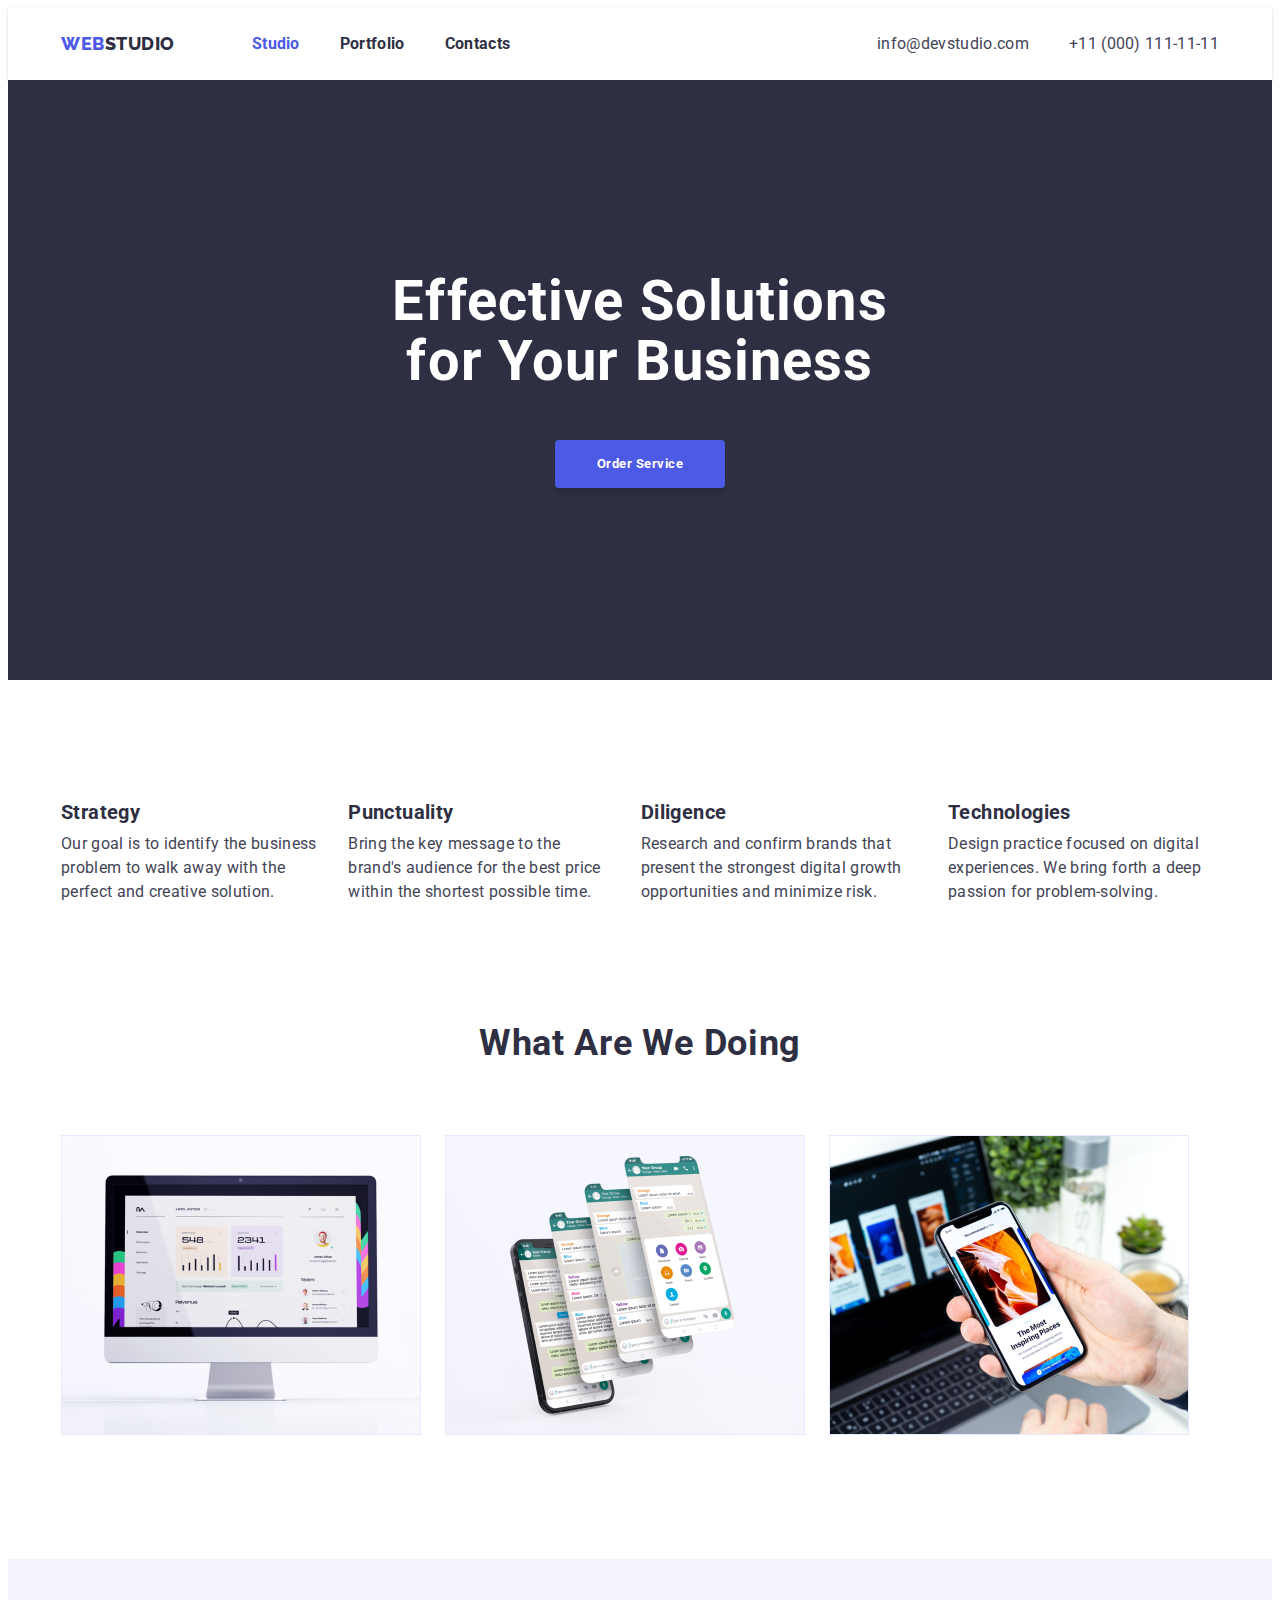
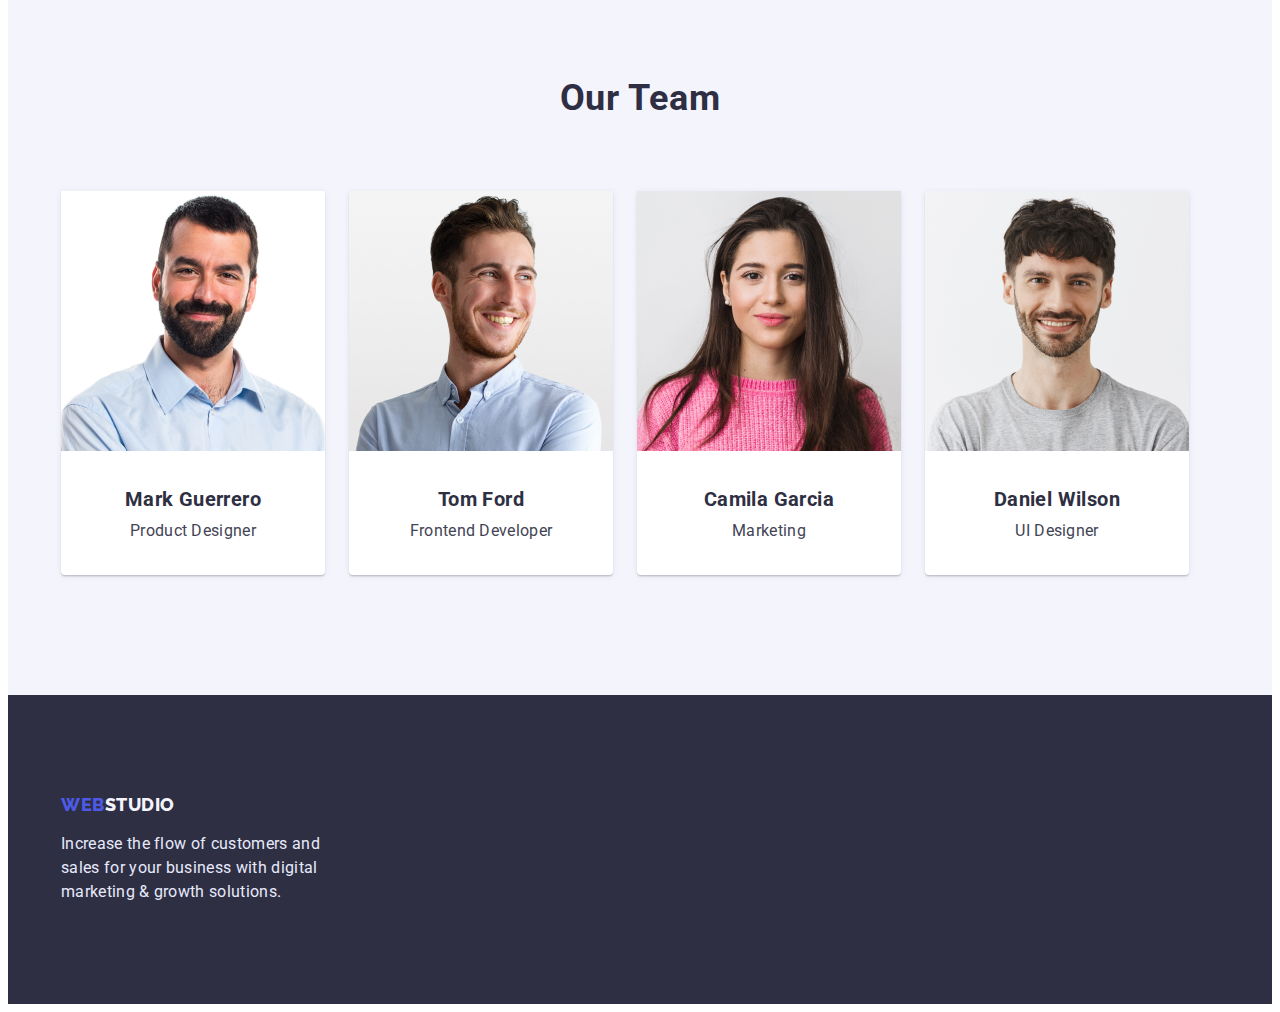
<file: index.html>
<!DOCTYPE html>
<html lang="en">
  <head>
    <meta charset="UTF-8" />
    <meta http-equiv="X-UA-Compatible" content="IE=edge" />
    <meta name="viewport" content="width=device-width, initial-scale=1.0" />
    <title>WebStudio</title>
    <link
      rel="stylesheet"
      href="https://cdnjs.cloudflare.com/ajax/libs/modern-normalize/1.1.0/modern-normalize.min.css"
      integrity="sha512-wpPYUAdjBVSE4KJnH1VR1HeZfpl1ub8YT/NKx4PuQ5NmX2tKuGu6U/JRp5y+Y8XG2tV+wKQpNHVUX03MfMFn9Q=="
      crossorigin="anonymous"
      referrerpolicy="no-referrer"
    />
    <link href="https://fonts.googleapis.com/css2?family=Raleway:wght@800&family=Roboto:wght@400;500;700;900&display=swap" rel="stylesheet" />
    <link rel="stylesheet" href="./css/styles.css" />
  </head>
  <body>
    <header class="header">
      <div class="container">
        <div class="header-flex">
          <nav class="header-nav">
            <a class="header-logo logo link" href="./index.html"><span class="logo-start">WEB</span><span class="logo-end">STUDIO</span></a>
            <ul class="header-menu list">
              <li class="menu-item">
                <a class="nav-link link" href="./index.html"><span class="active-page">Studio</span></a>
              </li>
              <li class="menu-item">
                <a class="nav-link link" href="./portfolio.html">Portfolio</a>
              </li>
              <li class="menu-item"><a class="nav-link link" href="#">Contacts</a></li>
            </ul>
          </nav>
          <ul class="header-contacts list">
            <li class="contacts-item">
              <a class="contacts-link link" href="mailto:info@devstudio.com">info@devstudio.com</a>
            </li>
            <li class="contacts-item">
              <a class="contacts-link link" href="tel:+110001111111">+11 (000) 111-11-11</a>
            </li>
          </ul>
        </div>
      </div>
    </header>
    <main>
      <div class="hero">
        <div class="container">
          <h1 class="hero-title">Effective Solutions for Your Business</h1>
          <button class="hero-btn btn" type="button">Order Service</button>
        </div>
      </div>
      <section class="benefits section">
        <div class="container">
          <h2 class="visually-hidden">Benefits</h2>
          <ul class="benefits-list list">
            <li class="benefits-item">
              <h3 class="benefits-subtitle subtitle">Strategy</h3>
              <p class="benefits-text text">Our goal is to identify the business problem to walk away with the perfect and creative solution.</p>
            </li>
            <li class="benefits-item">
              <h3 class="benefits-subtitle subtitle">Punctuality</h3>
              <p class="benefits-text text">Bring the key message to the brand's audience for the best price within the shortest possible time.</p>
            </li>
            <li class="benefits-item">
              <h3 class="benefits-subtitle subtitle">Diligence</h3>
              <p class="benefits-text text">Research and confirm brands that present the strongest digital growth opportunities and minimize risk.</p>
            </li>
            <li class="benefits-item">
              <h3 class="benefits-subtitle subtitle">Technologies</h3>
              <p class="benefits-text text">Design practice focused on digital experiences. We bring forth a deep passion for problem-solving.</p>
            </li>
          </ul>
        </div>
      </section>
      <section class="services">
        <div class="container">
          <h2 class="services-title title">What are we doing</h2>
          <ul class="services-list list">
            <li class="services-item list">
              <img src="./images/we-doing1.jpg" alt="desktop" width="360" height="300" />
            </li>
            <li class="services-item list">
              <img src="./images/we-doing2.jpg" alt="mobile phone display layers" width="360" height="300" />
            </li>
            <li class="services-item list">
              <img src="./images/we-doing3.jpg" alt="mobile phone in hand" width="360" height="300" />
            </li>
          </ul>
        </div>
      </section>
      <section class="team section">
        <div class="container">
          <h2 class="team-title title">Our Team</h2>
          <ul class="team-list list">
            <li class="team-item">
              <img class="list-img" src="./images/team-photo/person1.jpg" alt="Mark Guerrero" width="264" height="260" />
              <h3 class="team-subtitle subtitle">Mark Guerrero</h3>
              <p class="text">Product Designer</p>
            </li>
            <li class="team-item">
              <img class="list-img" src="./images/team-photo/person2.jpg" alt="Tom Ford" width="264" height="260" />
              <h3 class="team-subtitle subtitle">Tom Ford</h3>
              <p class="text">Frontend Developer</p>
            </li>
            <li class="team-item">
              <img class="list-img" src="./images/team-photo/person3.jpg" alt="Camila Garcia" width="264" height="260" />
              <h3 class="team-subtitle subtitle">Camila Garcia</h3>
              <p class="text">Marketing</p>
            </li>
            <li class="team-item">
              <img class="list-img" src="./images/team-photo/person4.jpg" alt="Daniel Wilson" width="264" height="260" />
              <h3 class="team-subtitle subtitle">Daniel Wilson</h3>
              <p class="text">UI Designer</p>
            </li>
          </ul>
        </div>
      </section>
    </main>
    <footer class="footer">
      <div class="container">
        <a class="footer-logo logo link" href="./index.html"><span class="logo-start">WEB</span><span class="logo-end">STUDIO</span></a>
        <p class="footer-text text">Increase the flow of customers and sales for your business with digital marketing & growth solutions.</p>
      </div>
    </footer>
  </body>
</html>
</file>
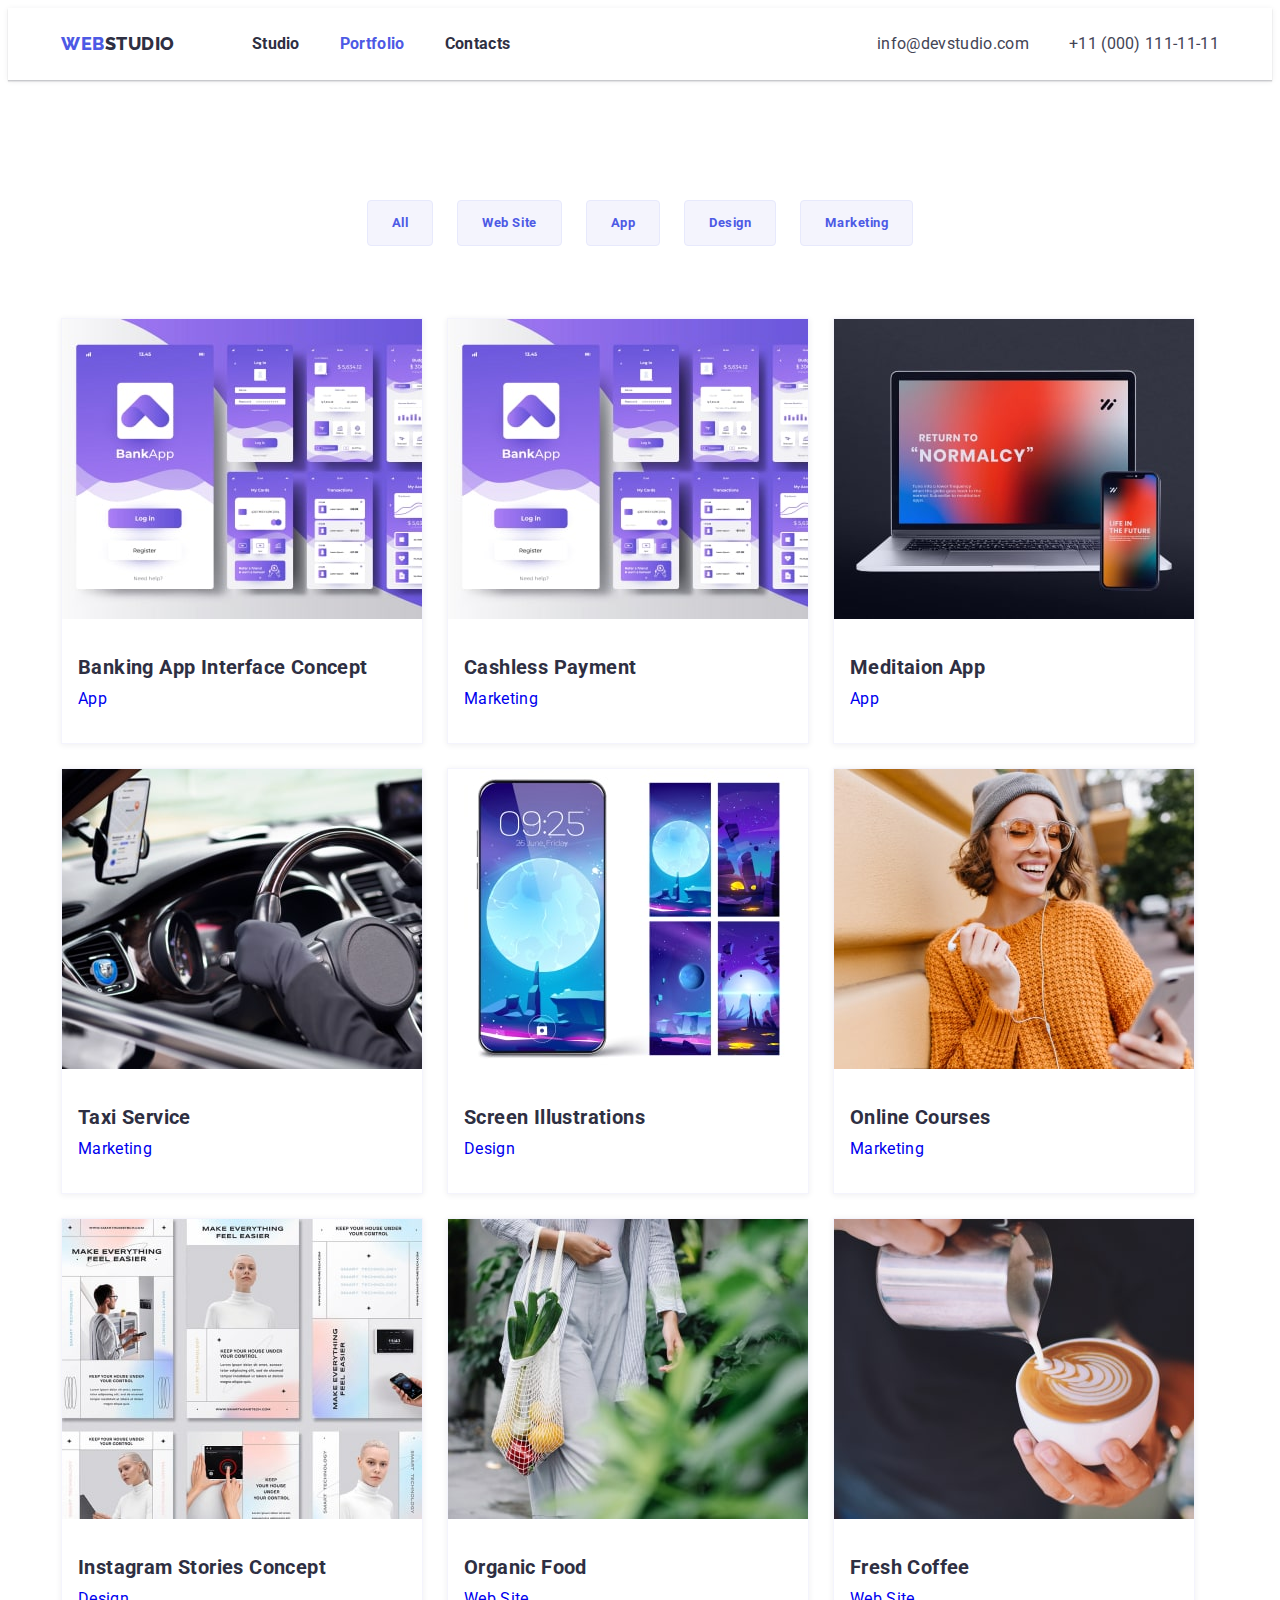
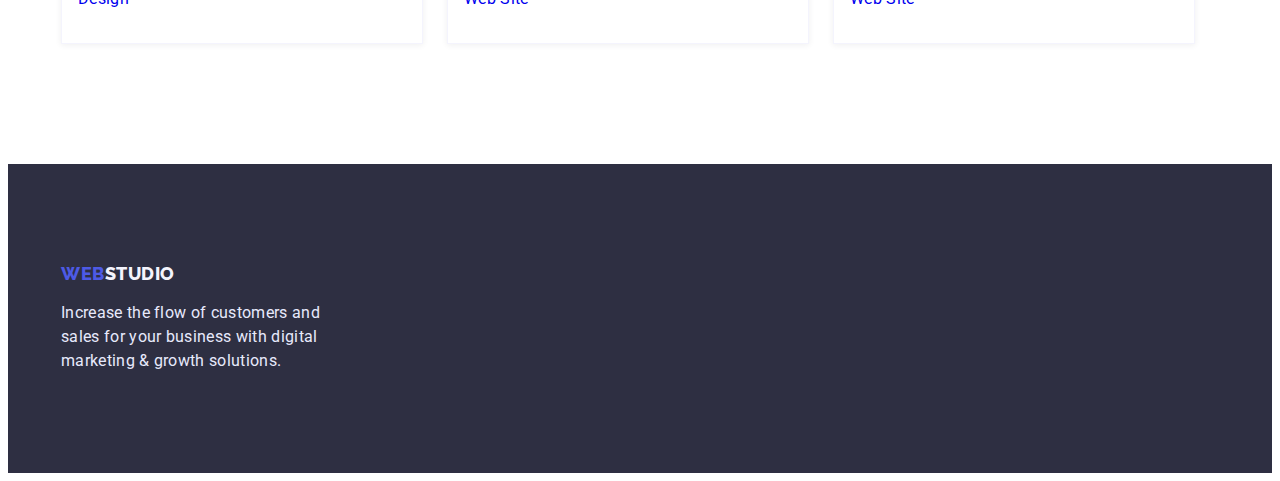
<file: portfolio.html>
<!DOCTYPE html>
<html lang="en">
  <head>
    <meta charset="UTF-8" />
    <meta http-equiv="X-UA-Compatible" content="IE=edge" />
    <meta name="viewport" content="width=device-width, initial-scale=1.0" />
    <title>WebStudio</title>
    <link
      rel="stylesheet"
      href="https://cdnjs.cloudflare.com/ajax/libs/modern-normalize/1.1.0/modern-normalize.min.css"
      integrity="sha512-wpPYUAdjBVSE4KJnH1VR1HeZfpl1ub8YT/NKx4PuQ5NmX2tKuGu6U/JRp5y+Y8XG2tV+wKQpNHVUX03MfMFn9Q=="
      crossorigin="anonymous"
      referrerpolicy="no-referrer"
    />
    <link href="https://fonts.googleapis.com/css2?family=Raleway:wght@800&family=Roboto:wght@400;500;700;900&display=swap" rel="stylesheet" />
    <link rel="stylesheet" href="./css/styles.css" />
  </head>
  <body>
    <header class="header">
      <div class="container">
        <div class="header-flex">
          <nav class="header-nav">
            <a class="header-logo logo link" href="./index.html"><span class="logo-start">WEB</span><span class="logo-end">STUDIO</span></a>
            <ul class="header-menu list">
              <li class="menu-item">
                <a class="nav-link link" href="./index.html">Studio</a>
              </li>
              <li class="menu-item">
                <a class="nav-link link" href="./portfolio.html"><span class="active-page">Portfolio</span></a>
              </li>
              <li class="menu-item"><a class="nav-link link" href="#">Contacts</a></li>
            </ul>
          </nav>
          <ul class="header-contacts list">
            <li class="contacts-item">
              <a class="contacts-link link" href="mailto:info@devstudio.com">info@devstudio.com</a>
            </li>
            <li class="contacts-item">
              <a class="contacts-link link" href="tel:+110001111111">+11 (000) 111-11-11</a>
            </li>
          </ul>
        </div>
      </div>
    </header>
    <main>
      <h1 class="visually-hidden">Portfolio</h1>
      <section class="section">
        <div class="container">
          <ul class="portfolio-filter list">
            <li><button type="button" class="filter-btn btn">All</button></li>
            <li><button type="button" class="filter-btn btn">Web Site</button></li>
            <li><button type="button" class="filter-btn btn">App</button></li>
            <li><button type="button" class="filter-btn btn">Design</button></li>
            <li><button type="button" class="filter-btn btn">Marketing</button></li>
          </ul>
          <h2 class="visually-hidden">Our Works</h2>
          <ul class="works list">
            <li class="works-item">
              <a class="link" href="#">
                <img class="list-img" src="./images/portfolio/image-1.jpg" alt="Banking App Interface Concept" width="360" height="300" />
                <div class="item-info">
                  <h3 class="subtitle">Banking App Interface Concept</h3>
                  <p class="text">App</p>
                </div>
              </a>
            </li>
            <li class="works-item">
              <a class="link" href="#">
                <img class="list-img" src="./images/portfolio/image-1.jpg" alt="Banking App Interface Concept" width="360" height="300" />
                <div class="item-info">
                  <h3 class="subtitle">Cashless Payment</h3>
                  <p class="text">Marketing</p>
                </div>
              </a>
            </li>
            <li class="works-item">
              <a class="link" href="#">
                <img
                  class="list-img"
                  src="./images/portfolio/image-3.jpg"
                  alt="Meditaion App for desktop and mobile phone"
                  width="360"
                  height="300"
                />
                <div class="item-info">
                  <h3 class="subtitle">Meditaion App</h3>
                  <p class="text">App</p>
                </div>
              </a>
            </li>
            <li class="works-item">
              <a class="link" href="#">
                <img class="list-img" src="./images/portfolio/image-4.jpg" alt="Driver in car" width="360" height="300" />
                <div class="item-info">
                  <h3 class="subtitle">Taxi Service</h3>
                  <p class="text">Marketing</p>
                </div>
              </a>
            </li>
            <li class="works-item">
              <a class="link" href="#">
                <img class="list-img" src="./images/portfolio/image-5.jpg" alt=" Mobile phone Screen Illustrations" width="360" height="300" />
                <div class="item-info">
                  <h3 class="subtitle">Screen Illustrations</h3>
                  <p class="text">Design</p>
                </div>
              </a>
            </li>
            <li class="works-item">
              <a class="link" href="#">
                <img class="list-img" src="./images/portfolio/image-6.jpg" alt="Happy girl with mobile phone" width="360" height="300" />
                <div class="item-info">
                  <h3 class="subtitle">Online Courses</h3>
                  <p class="text">Marketing</p>
                </div>
              </a>
            </li>
            <li class="works-item">
              <a class="link" href="#">
                <img class="list-img" src="./images/portfolio/image-7.jpg" alt="Instagram Stories Concept" width="360" height="300" />
                <div class="item-info">
                  <h3 class="subtitle">Instagram Stories Concept</h3>
                  <p class="text">Design</p>
                </div>
              </a>
            </li>
            <li class="works-item">
              <a class="link" href="#">
                <img class="list-img" src="./images/portfolio/image-8.jpg" alt="Woman with vegetables in a bag" width="360" height="300" />
                <div class="item-info">
                  <h3 class="subtitle">Organic Food</h3>
                  <p class="text">Web Site</p>
                </div>
              </a>
            </li>
            <li class="works-item">
              <a class="link" href="#">
                <img class="list-img" src="./images/portfolio/image-9.jpg" alt="The man makes coffee" width="360" height="300" />
                <div class="item-info">
                  <h3 class="subtitle">Fresh Coffee</h3>
                  <p class="text">Web Site</p>
                </div>
              </a>
            </li>
          </ul>
        </div>
      </section>
    </main>
    <footer class="footer">
      <div class="container">
        <a class="footer-logo logo link" href="./index.html"><span class="logo-start">WEB</span><span class="logo-end">STUDIO</span></a>
        <p class="footer-text text">Increase the flow of customers and sales for your business with digital marketing & growth solutions.</p>
      </div>
    </footer>
  </body>
</html>
</file>
<file: css/styles.css>
:root {
  /*_________COLOR SCHEME________*/

  /* iris-color*/
  --primary-brand-color: #4d5ae5;
  /* navy-blue-color */
  --dark-color: #2e2f42;
  /* green-color */
  --success-color: #31d0aa;
  /* slate-color */
  --text-color: #434455;
  /* light-text-color */
  --subtle-text-color: #8e8f99;
  /*cornflower-color*/
  --accent-color: #e7e9fc;
  /* cloud-color */
  --light-color: #f4f4fd;
  /* clean */
  --clean-color: #ffffff;
}

body {
  font-family: 'Roboto', 'Helvetica Neue', 'Verdana', 'Tahoma', sans-serif;
  font-size: 16px;
  color: var(--text-color);
  background-color: var(--clean-color);
}

/*_________NULL STYLE________*/
h1,
h2,
h3 {
  margin-top: 0;
  margin-bottom: 0;
}
.list {
  list-style: none;

  padding-left: 0;
  margin-top: 0;
  margin-bottom: 0;
}

.link {
  text-decoration: none;
}
.link:active,
.link:visited {
  color: var(--text-color);
}

.visually-hidden {
  position: absolute;
  width: 1px;
  height: 1px;
  margin: -1px;
  border: 0;
  padding: 0;
  white-space: nowrap;
  clip-path: inset(100%);
  clip: rect(0 0 0 0);
  overflow: hidden;
}

/*________DEFAULT STYLE________*/
.btn {
  font-family: 'Roboto';
  cursor: pointer;
  font-weight: 700;
  line-height: 1.5;
  letter-spacing: 0.04em;
}

.container {
  width: 1158px;
  padding-left: 12px;
  padding-right: 12px;
  margin: 0 auto;
}

.title {
  font-weight: 700;
  font-size: 36px;
  line-height: 1.11;
  letter-spacing: 0.02em;
  text-align: center;
  text-transform: capitalize;
  color: var(--dark-color);

  margin-bottom: 72px;
}

.subtitle {
  font-weight: 700;
  font-size: 20px;
  line-height: 1.2;
  letter-spacing: 0.02em;
  color: var(--dark-color);

  margin-bottom: 8px;
}

.text {
  line-height: 1.5;
  letter-spacing: 0.02em;

  margin-top: 0;
  margin-bottom: 0;
}

.active-page {
  color: var(--primary-brand-color);
}

/* .list-img {
  margin-bottom: 32px;
} */

.section {
  padding-top: 120px;
  padding-bottom: 120px;
}

/*_______HEADER________*/
.header {
  background-color: var(--clean-color);
  box-shadow: 0px 2px 1px rgba(46, 47, 66, 0.08), 0px 1px 1px rgba(46, 47, 66, 0.16), 0px 1px 6px rgba(46, 47, 66, 0.08);

  padding: 24px 0;
}

.header-menu {
  display: flex;
  margin-left: 77px;
}

.header-nav {
  display: flex;
}

.header-flex {
  display: flex;
  align-items: center;
}

.header-menu .menu-item:not(:last-child) {
  margin-right: 40px;
}

.header-contacts {
  display: flex;
  margin-left: auto;
}

.header-contacts .contacts-item:not(:last-child) {
  margin-right: 40px;
}

.logo {
  font-family: 'Raleway', sans-serif;
  font-weight: 800;
  font-size: 18px;
  line-height: 1.33;
  letter-spacing: 0.03em;
}

.logo-start {
  color: var(--primary-brand-color);
}

.header-logo .logo-end {
  color: var(--dark-color);
}

.nav-link {
  font-weight: 700;
  color: var(--dark-color);
  line-height: 1.5;
  letter-spacing: 0.02em;
}

.nav-link:hover,
.nav-link:focus {
  color: var(--primary-brand-color);
}

.header-contacts {
  margin-bottom: 0;
  margin-top: 0;
}

.contacts-link {
  color: var(--text-color);
  line-height: 1.5;
  letter-spacing: 0.02em;
}

.contacts-link:hover,
.contacts-link:focus {
  color: var(--primary-brand-color);
}

/*________index.html MAIN________*/

/*_____HERO____ */

.hero {
  background-color: var(--dark-color);
  padding: 192px 0;

  text-align: center;
}

.hero-title {
  font-family: 'Roboto';
  font-style: normal;
  font-weight: 700;
  font-size: 56px;
  line-height: 1.07;
  letter-spacing: 0.02em;
  text-align: center;
  color: var(--clean-color);
  width: 496px;
  margin-bottom: 48px;
  margin-left: auto;
  margin-right: auto;
}

.hero-btn {
  line-height: 1.18;
  color: var(--clean-color);

  border: none;
  background: var(--primary-brand-color);
  box-shadow: 0px 4px 4px rgba(0, 0, 0, 0.15);
  border-radius: 4px;

  min-width: 170px;
  padding: 16px 32px;
}

/*____BENEFITS SECTION____*/

.benefits-list {
  display: flex;
}

.benefits-item:not(:last-child) {
  margin-right: 24px;
}

/*____SERVISES SECTION____*/
.services {
  padding-bottom: 120px;
}

.services-list {
  display: flex;
}

.services-item:not(:last-child) {
  margin-right: 24px;
}

/*____TEAM SECTION____*/
.team {
  background-color: var(--light-color);
}

.team-list {
  display: flex;
}

.team-item .team-subtitle {
  padding-top: 32px;
}

.team-item {
  text-align: center;

  background: var(--clean-color);
  box-shadow: 0px 1px 6px rgba(46, 47, 66, 0.08), 0px 1px 1px rgba(46, 47, 66, 0.16), 0px 2px 1px rgba(46, 47, 66, 0.08);
  border-radius: 0px 0px 4px 4px;

  padding-bottom: 32px;
}

.team-item:not(:last-child) {
  margin-right: 24px;
}

/*_______portfolio.html MAIN________*/

/*____FILTER SECTION____*/

.portfolio-filter {
  margin-bottom: 72px;

  display: flex;
  justify-content: center;
}

.portfolio-filter li:not(:last-child) {
  margin-right: 24px;
}

.filter-btn {
  color: var(--primary-brand-color);
  background: var(--light-color);
  border: 1px solid var(--accent-color);
  border-radius: 4px;

  padding: 12px 24px;
}

.filter-btn:hover,
.filter-btn:focus {
  color: var(--clean-color);
  background: var(--primary-brand-color);
  box-shadow: 0px 3px 1px rgba(0, 0, 0, 0.1), 0px 2px 1px rgba(0, 0, 0, 0.08), 0px 2px 2px rgba(0, 0, 0, 0.12);
  border-radius: 4px;
}

/*____WORKS SECTION____*/

.works {
  display: flex;
  flex-wrap: wrap;
  margin: -12px;
}

.works-item {
  background: var(--clean-color);
  border: 0.5px solid var(--light-color);
  box-shadow: 0px 1px 6px rgba(46, 47, 66, 0.08);

  margin: 12px;
}

.works-item:hover,
.works-item:focus {
  box-shadow: 0px 1px 6px rgba(46, 47, 66, 0.08), 0px 1px 1px rgba(46, 47, 66, 0.16), 0px 2px 1px rgba(46, 47, 66, 0.08);
}

.item-info {
  padding: 32px 16px;
}

/*________FOOTER________*/
.footer {
  background-color: var(--dark-color);

  padding-top: 100px;
  padding-bottom: 100px;
}

.footer-logo {
  line-height: 1.16;

  display: inline-block;
  margin-bottom: 16px;
}

.footer-logo .logo-end {
  color: var(--light-color);
}

.footer-text {
  color: var(--accent-color);

  width: 264px;
}
</file>
